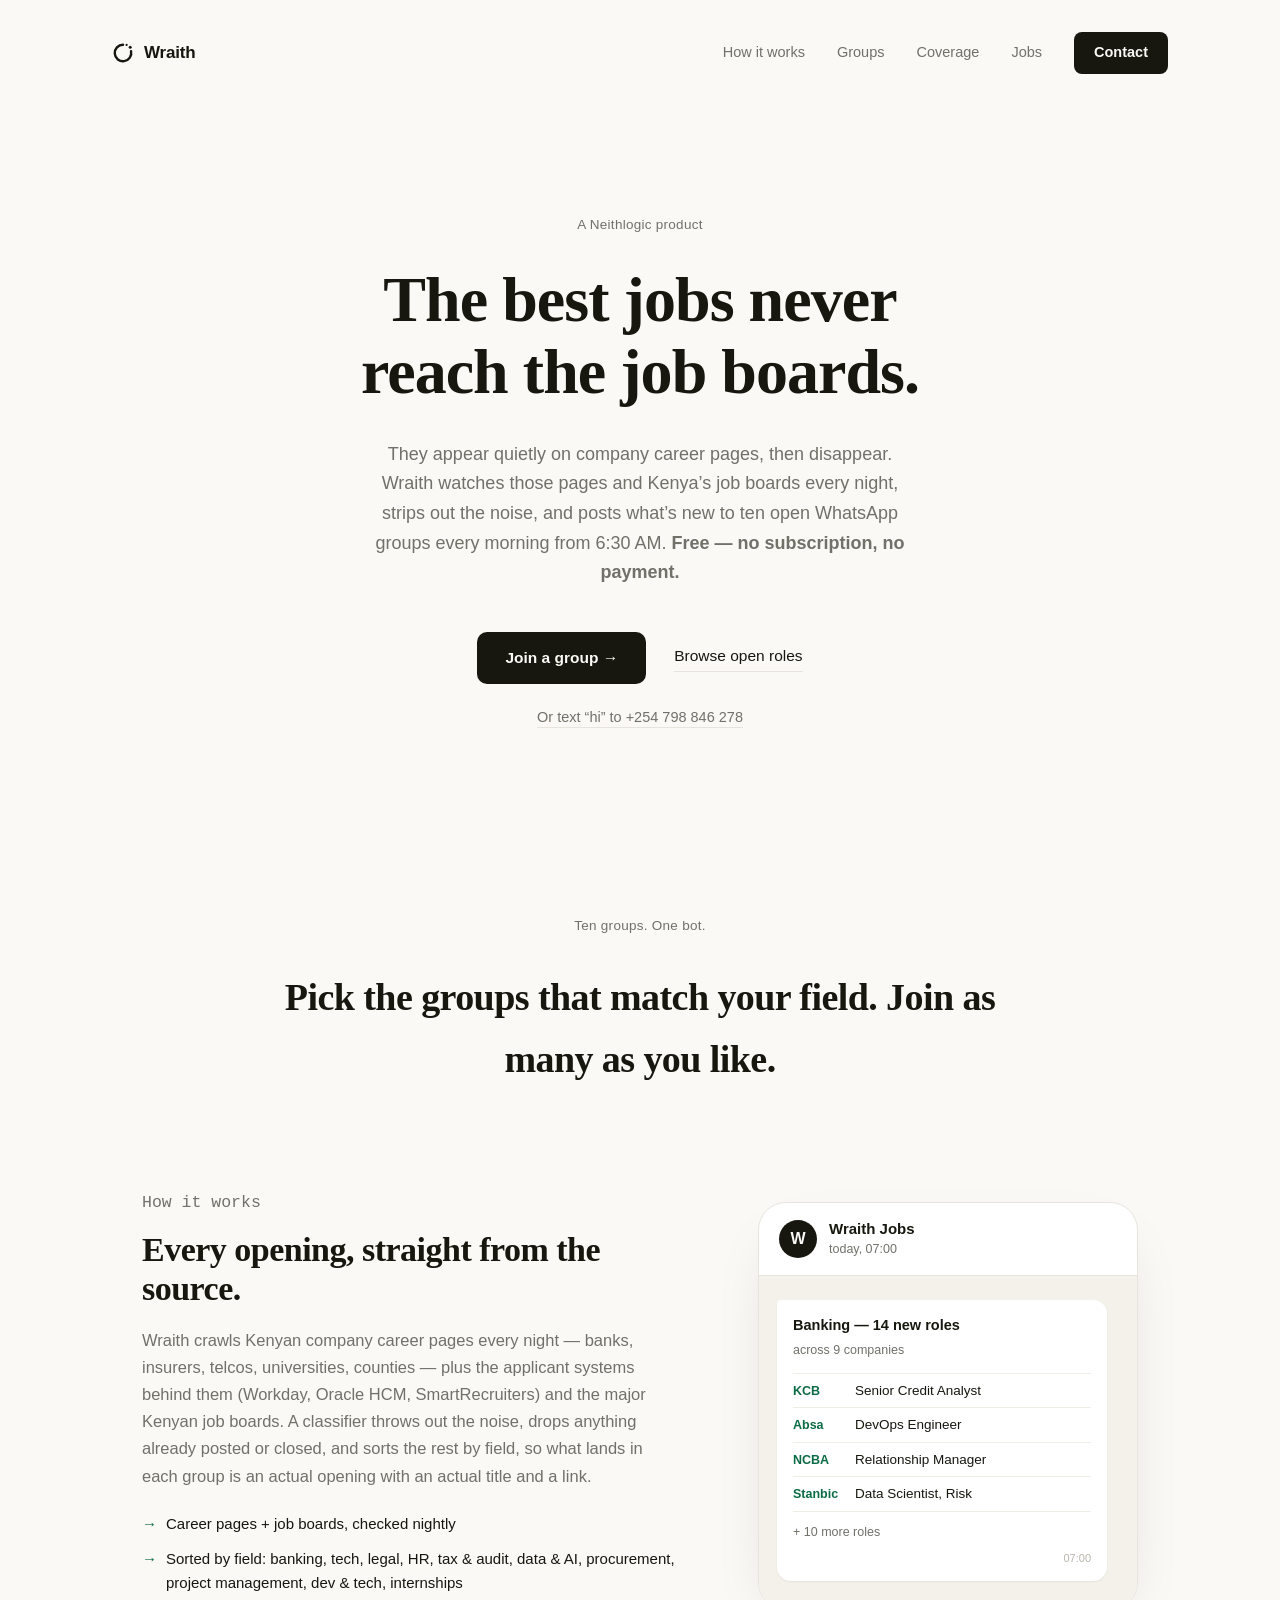
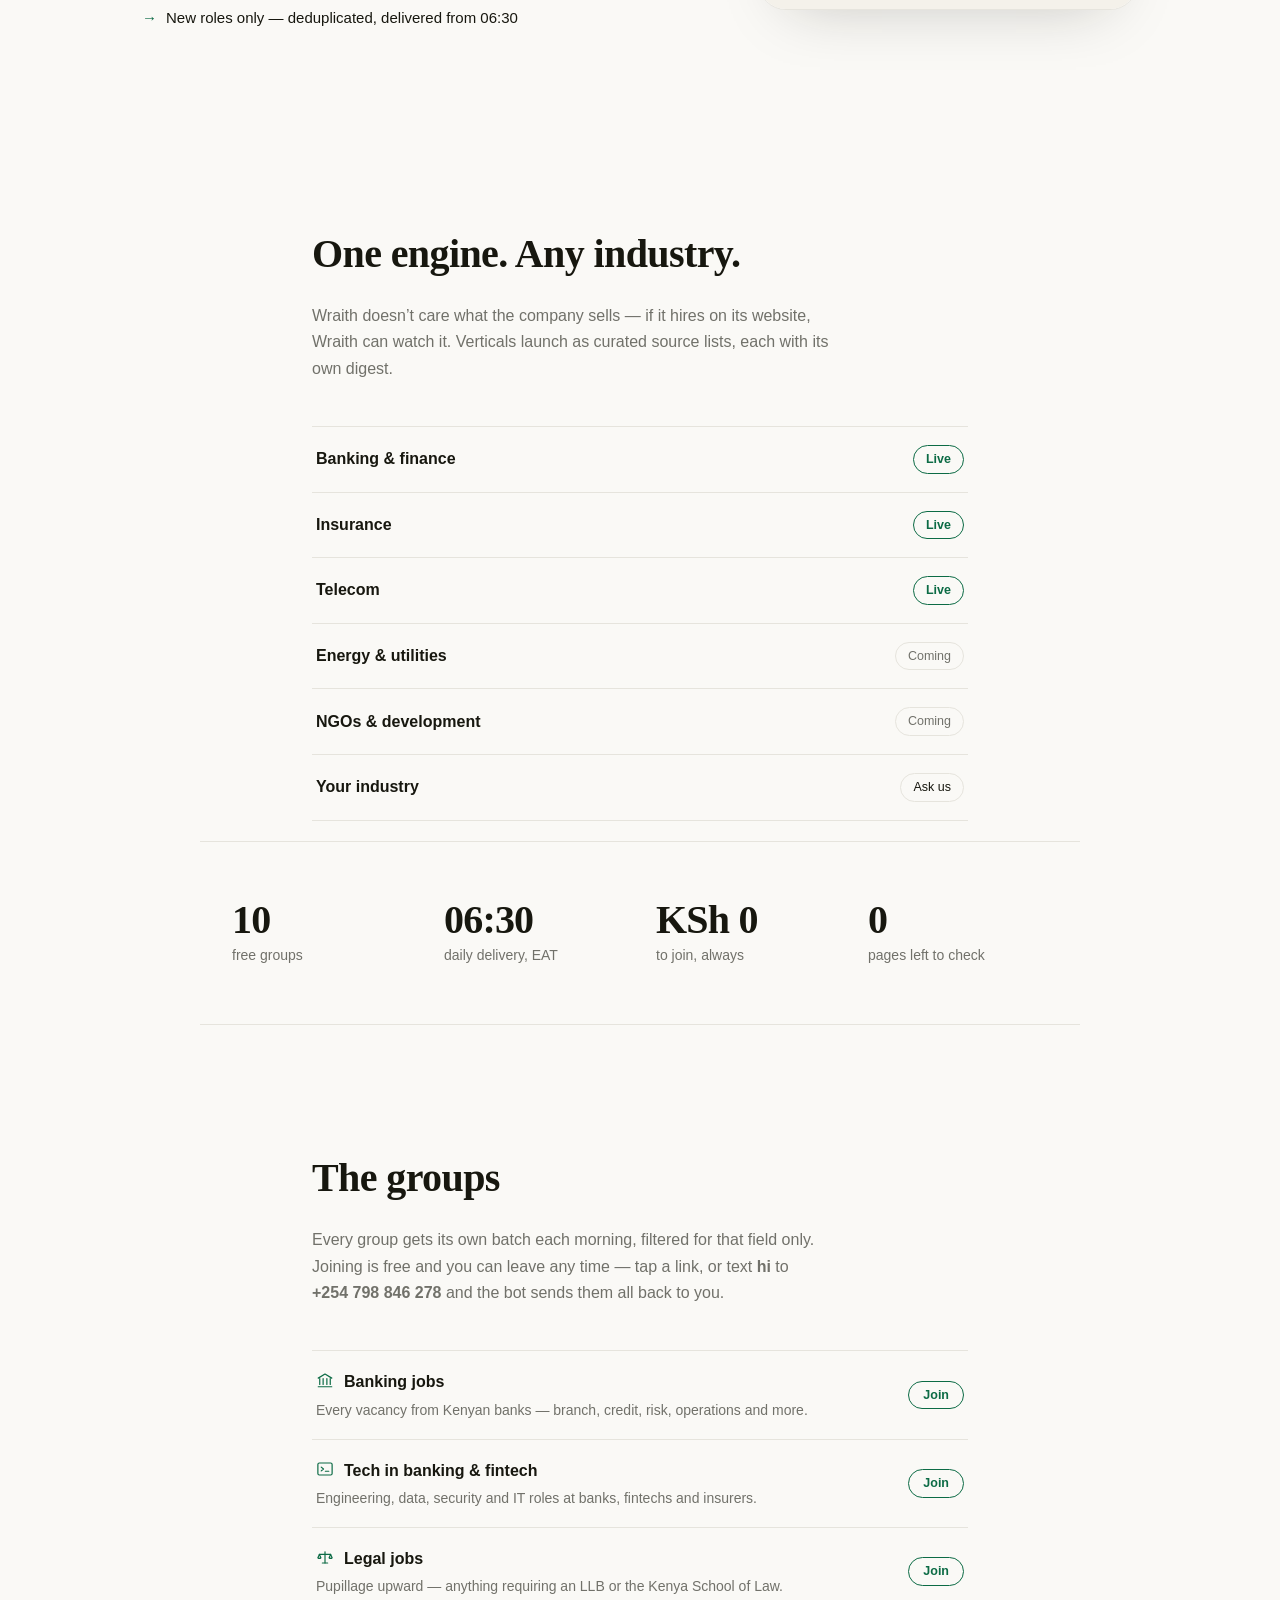
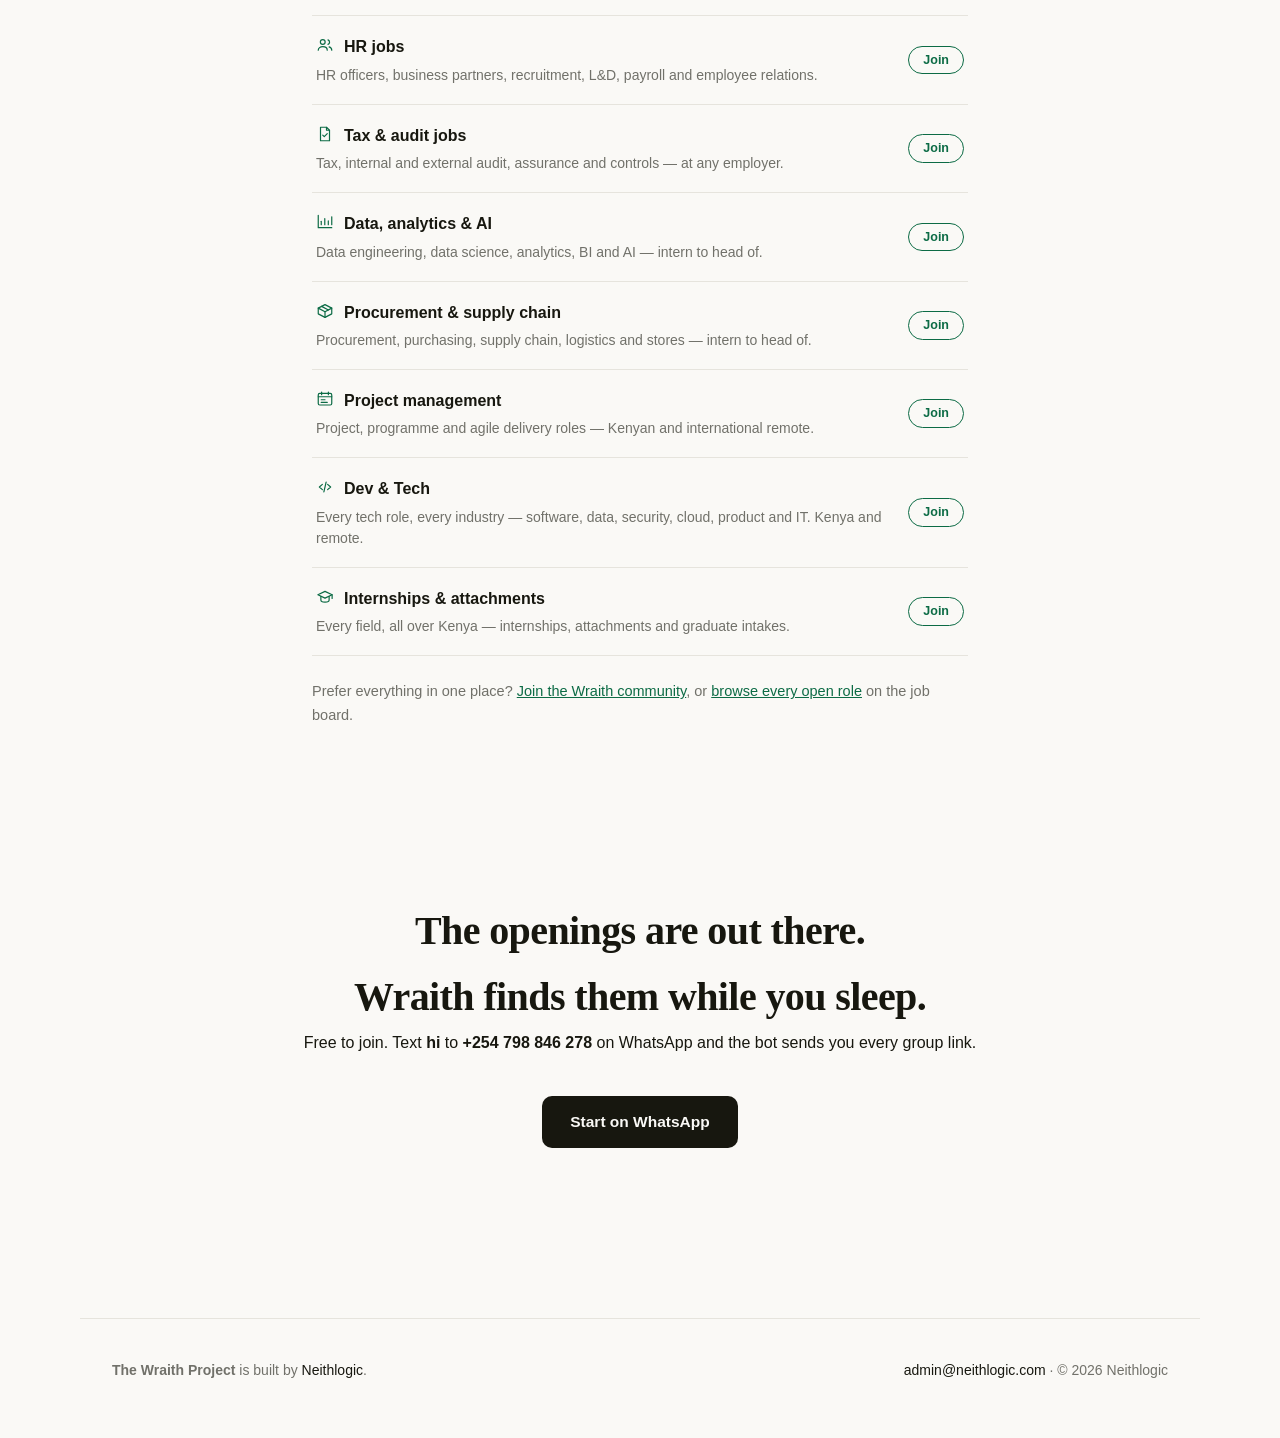
<file: index.html>
<!DOCTYPE html>
<html lang="en">
<head>
  <meta charset="UTF-8" />
  <meta name="viewport" content="width=device-width, initial-scale=1.0" />
  <title>The Wraith Project — Free Kenyan Job Alerts on WhatsApp</title>
  <meta name="description" content="Free WhatsApp job alerts for Kenya. Wraith scans company career pages and job boards every night and posts what is new to ten open groups — banking, tech in finance, legal, HR, tax &amp; audit, data &amp; AI, procurement, project management, all-industry tech, and internships — every morning from 6:30 AM. No subscription, no payment." />
  <link rel="canonical" href="https://wraith.neithlogic.com/" />
  <meta name="robots" content="index, follow, max-image-preview:large" />
  <meta name="theme-color" content="#faf9f6" />

  <!-- Open Graph -->
  <meta property="og:type" content="website" />
  <meta property="og:url" content="https://wraith.neithlogic.com/" />
  <meta property="og:site_name" content="The Wraith Project" />
  <meta property="og:title" content="The Wraith Project — Free Kenyan job alerts on WhatsApp" />
  <meta property="og:description" content="Six free WhatsApp groups — banking, tech in finance, legal, HR, tax &amp; audit, data &amp; AI, procurement, project management, dev &amp; tech, internships. Fresh openings every morning from 6:30 AM. Free to join." />
  <meta property="og:image" content="https://wraith.neithlogic.com/og.png" />
  <meta property="og:image:width" content="1200" />
  <meta property="og:image:height" content="630" />
  <meta property="og:locale" content="en_KE" />

  <!-- Twitter -->
  <meta name="twitter:card" content="summary_large_image" />
  <meta name="twitter:title" content="The Wraith Project — Jobs, straight from the source" />
  <meta name="twitter:description" content="Free Kenyan job alerts on WhatsApp — ten open groups, fresh openings every morning from 6:30 AM." />
  <meta name="twitter:image" content="https://wraith.neithlogic.com/og.png" />

  <link rel="icon" type="image/svg+xml" href="/favicon.svg" />

  <script type="application/ld+json">
{
  "@context": "https://schema.org",
  "@graph": [
    {
      "@type": "Organization",
      "@id": "https://www.neithlogic.com/#org",
      "name": "Neithlogic Solutions",
      "url": "https://www.neithlogic.com/",
      "email": "admin@neithlogic.com",
      "telephone": "+254798846278",
      "logo": "https://wraith.neithlogic.com/logo.svg",
      "address": {
        "@type": "PostalAddress",
        "addressLocality": "Nairobi",
        "addressCountry": "KE"
      }
    },
    {
      "@type": "WebSite",
      "@id": "https://wraith.neithlogic.com/#site",
      "url": "https://wraith.neithlogic.com/",
      "name": "The Wraith Project",
      "inLanguage": "en-KE",
      "publisher": {
        "@id": "https://www.neithlogic.com/#org"
      }
    },
    {
      "@type": "SoftwareApplication",
      "@id": "https://wraith.neithlogic.com/#app",
      "name": "The Wraith Project",
      "applicationCategory": "BusinessApplication",
      "applicationSubCategory": "Job search",
      "operatingSystem": "WhatsApp",
      "url": "https://wraith.neithlogic.com/",
      "provider": {
        "@id": "https://www.neithlogic.com/#org"
      },
      "description": "Automated job-listing intelligence. Wraith scans Kenyan company career pages and job boards every night and posts new openings to free WhatsApp groups every morning from 6:30 AM EAT.",
      "areaServed": {
        "@type": "Country",
        "name": "Kenya"
      },
      "offers": {
        "@type": "Offer",
        "price": "0",
        "priceCurrency": "KES",
        "availability": "https://schema.org/InStock",
        "description": "Free. Join any of the WhatsApp groups — no subscription and no payment."
      }
    },
    {
      "@type": "FAQPage",
      "@id": "https://wraith.neithlogic.com/#faq",
      "mainEntity": [
        {
          "@type": "Question",
          "name": "How do I find jobs in Kenya before they hit the job boards?",
          "acceptedAnswer": {
            "@type": "Answer",
            "text": "Most Kenyan employers post openings on their own career pages first, and many never syndicate them to job boards at all. The Wraith Project scans those career pages and the major Kenyan job boards every night and posts anything new to its WhatsApp groups every morning from 6:30 AM EAT."
          }
        },
        {
          "@type": "Question",
          "name": "How much does The Wraith Project cost?",
          "acceptedAnswer": {
            "@type": "Answer",
            "text": "Nothing. Wraith is free. There is no subscription, no trial fee and no payment of any kind — you simply join the WhatsApp groups you are interested in."
          }
        },
        {
          "@type": "Question",
          "name": "How do I join?",
          "acceptedAnswer": {
            "@type": "Answer",
            "text": "Message hi to +254 798 846 278 on WhatsApp and the bot replies with links to every group, or tap a group link on wraith.neithlogic.com. There is no app to install and no account to create."
          }
        },
        {
          "@type": "Question",
          "name": "Which groups are there?",
          "acceptedAnswer": {
            "@type": "Answer",
            "text": "Ten: banking jobs, tech roles in banking and fintech, legal jobs needing an LLB or Kenya School of Law, HR roles at every level, tax and audit roles, data and AI roles, procurement and supply chain roles, project management, all-industry tech, and internships and attachments across every field."
          }
        },
        {
          "@type": "Question",
          "name": "How often are new jobs posted?",
          "acceptedAnswer": {
            "@type": "Answer",
            "text": "Sources are re-checked every night and each group receives its batch every morning from 6:30 AM East Africa Time. Listings already posted are never repeated, so each message contains only genuinely new openings."
          }
        }
      ]
    },
    {
      "@type": "WebPage",
      "@id": "https://wraith.neithlogic.com/#webpage",
      "url": "https://wraith.neithlogic.com/",
      "name": "The Wraith Project - Free Kenyan Job Alerts on WhatsApp",
      "isPartOf": {
        "@id": "https://wraith.neithlogic.com/#site"
      },
      "about": {
        "@id": "https://wraith.neithlogic.com/#app"
      },
      "primaryImageOfPage": "https://wraith.neithlogic.com/og.png",
      "inLanguage": "en-KE"
    }
  ]
}
  </script>
  <link rel="stylesheet" href="/styles.css" />
<!-- Umami analytics (self-hosted) -->
<script defer src="https://monitoring.neithlogic.com/script.js"
   data-website-id="452ff174-98c8-4bff-9b89-3baced496f91"></script>
</head>
<body>

  <header class="nav">
    <a class="brand" href="/">
      <svg class="mark" viewBox="0 0 64 64" fill="none" aria-hidden="true">
        <path d="M 32 8 A 24 24 0 1 0 55.4 26.6" stroke="currentColor" stroke-width="7" stroke-linecap="round"/>
        <circle cx="53" cy="15.5" r="4.4" fill="currentColor"/>
        <circle cx="42.5" cy="8.6" r="3.2" fill="currentColor"/>
      </svg>
      Wraith
    </a>
    <nav>
      <a href="#jobs">How it works</a>
      <a href="#groups">Groups</a>
      <a class="nav-hide-sm" href="#industries">Coverage</a>
      <a href="/jobs">Jobs</a>
      <a class="nav-cta" href="mailto:admin@neithlogic.com">Contact</a>
    </nav>
  </header>

  <main>

    <section class="hero">
      <p class="eyebrow">A Neithlogic product</p>
      <h1>The best jobs never<br />reach the job boards.</h1>
      <p class="lede">
        They appear quietly on company career pages, then disappear. Wraith
        watches those pages and Kenya&rsquo;s job boards every night, strips out
        the noise, and posts what&rsquo;s new to ten open WhatsApp groups every
        morning from 6:30&nbsp;AM. <strong>Free — no subscription, no payment.</strong>
      </p>
      <div class="actions">
        <a class="btn" href="#groups">Join a group &rarr;</a>
        <a class="link-btn" href="/jobs">Browse open roles</a>
        </div>
      <p class="hero-alt"><a class="link-btn" href="https://wa.me/254798846278?text=hi">Or text &ldquo;hi&rdquo; to +254&nbsp;798&nbsp;846&nbsp;278</a></p>
    </section>

    <section class="split-intro">
      <p class="eyebrow">Ten groups. One bot.</p>
      <h2>Pick the groups that match your field. Join as many as you like.</h2>
    </section>

    <!-- ── JOBS ── -->
    <section class="feed" id="jobs">
      <div class="feed-text">
        <p class="feed-tag">How it works</p>
        <h2>Every opening, straight from the source.</h2>
        <p>
          Wraith crawls Kenyan company career pages every night — banks,
          insurers, telcos, universities, counties — plus the applicant systems
          behind them (Workday, Oracle HCM, SmartRecruiters) and the major
          Kenyan job boards. A classifier throws out the noise, drops anything
          already posted or closed, and sorts the rest by field, so what lands
          in each group is an actual opening with an actual title and a link.
        </p>
        <ul class="feed-points">
          <li>Career pages + job boards, checked nightly</li>
          <li>Sorted by field: banking, tech, legal, HR, tax &amp; audit, data &amp; AI, procurement, project management, dev &amp; tech, internships</li>
          <li>New roles only — deduplicated, delivered from 06:30</li>
        </ul>
      </div>
      <div class="feed-visual">
        <div class="phone">
          <div class="phone-head">
            <div class="phone-avatar" aria-hidden="true">W</div>
            <div>
              <div class="phone-name">Wraith Jobs</div>
              <div class="phone-status">today, 07:00</div>
            </div>
          </div>
          <div class="phone-body">
            <div class="bubble">
              <p class="bubble-title">Banking — 14 new roles</p>
              <p class="bubble-meta">across 9 companies</p>
              <div class="bubble-job"><span>KCB</span>Senior Credit Analyst</div>
              <div class="bubble-job"><span>Absa</span>DevOps Engineer</div>
              <div class="bubble-job"><span>NCBA</span>Relationship Manager</div>
              <div class="bubble-job"><span>Stanbic</span>Data Scientist, Risk</div>
              <div class="bubble-more">+ 10 more roles</div>
              <p class="bubble-time">07:00</p>
            </div>
          </div>
        </div>
      </div>
    </section>


    <section class="industries" id="industries">
      <h2>One engine. Any industry.</h2>
      <p class="industries-lede">
        Wraith doesn&rsquo;t care what the company sells — if it hires on its
        website, Wraith can watch it. Verticals launch as curated source
        lists, each with its own digest.
      </p>
      <ul class="industry-list" id="industry-list">
        <li><span class="industry-name">Banking &amp; finance</span><span class="tag live">Live</span></li>
        <li><span class="industry-name">Insurance</span><span class="tag live">Live</span></li>
        <li><span class="industry-name">Telecom</span><span class="tag live">Live</span></li>
        <li><span class="industry-name">Energy &amp; utilities</span><span class="tag">Coming</span></li>
        <li><span class="industry-name">NGOs &amp; development</span><span class="tag">Coming</span></li>
        <li><span class="industry-name">Your industry</span><span class="tag ask"><a href="mailto:admin@neithlogic.com">Ask us</a></span></li>
      </ul>
    </section>

    <section class="figures" aria-label="Key numbers">
      <div class="figure"><strong>10</strong><span>free groups</span></div>
      <div class="figure"><strong>06:30</strong><span>daily delivery, EAT</span></div>
      <div class="figure"><strong>KSh 0</strong><span>to join, always</span></div>
      <div class="figure"><strong>0</strong><span>pages left to check</span></div>
    </section>

    <section class="groups" id="groups">
      <h2>The groups</h2>
      <p class="groups-lede">
        Every group gets its own batch each morning, filtered for that field
        only. Joining is free and you can leave any time &mdash; tap a link, or
        text <strong>hi</strong> to <strong>+254&nbsp;798&nbsp;846&nbsp;278</strong>
        and the bot sends them all back to you.
      </p>
      <ul class="group-list">
        <li>
          <div class="group-copy"><span class="group-name"><svg class="group-icon" viewBox="0 0 24 24" fill="none" stroke="currentColor" stroke-width="1.6" stroke-linecap="round" stroke-linejoin="round" aria-hidden="true"><path d="M3 9.5 12 4l9 5.5"/><path d="M5 10v8M9.5 10v8M14.5 10v8M19 10v8"/><path d="M3 21h18"/></svg>Banking jobs</span>
            <span class="group-blurb">Every vacancy from Kenyan banks &mdash; branch, credit, risk, operations and more.</span></div>
          <a class="group-join" href="https://chat.whatsapp.com/JCXPw1Eysvj1LNmVIdcaR7">Join</a>
        </li>
        <li>
          <div class="group-copy"><span class="group-name"><svg class="group-icon" viewBox="0 0 24 24" fill="none" stroke="currentColor" stroke-width="1.6" stroke-linecap="round" stroke-linejoin="round" aria-hidden="true"><rect x="2.5" y="4" width="19" height="16" rx="2"/><path d="M7 9.5 10 12l-3 2.5"/><path d="M12.5 15h4.5"/></svg>Tech in banking &amp; fintech</span>
            <span class="group-blurb">Engineering, data, security and IT roles at banks, fintechs and insurers.</span></div>
          <a class="group-join" href="https://chat.whatsapp.com/FkRhAEGQLl66rvpTcr0UNJ">Join</a>
        </li>
        <li>
          <div class="group-copy"><span class="group-name"><svg class="group-icon" viewBox="0 0 24 24" fill="none" stroke="currentColor" stroke-width="1.6" stroke-linecap="round" stroke-linejoin="round" aria-hidden="true"><path d="M12 5v15"/><path d="M8.5 20h7"/><path d="M4.5 8.5h15"/><path d="M4.5 8.5 2.5 13a2.6 2.6 0 0 0 4 0Z"/><path d="M19.5 8.5 17.5 13a2.6 2.6 0 0 0 4 0Z"/></svg>Legal jobs</span>
            <span class="group-blurb">Pupillage upward &mdash; anything requiring an LLB or the Kenya School of Law.</span></div>
          <a class="group-join" href="https://chat.whatsapp.com/KYMTzCgf81EH0MYXQ3mpxo">Join</a>
        </li>
        <li>
          <div class="group-copy"><span class="group-name"><svg class="group-icon" viewBox="0 0 24 24" fill="none" stroke="currentColor" stroke-width="1.6" stroke-linecap="round" stroke-linejoin="round" aria-hidden="true"><circle cx="9" cy="8" r="3.2"/><path d="M3 19c0-3 2.7-4.8 6-4.8s6 1.8 6 4.8"/><path d="M16 5.2a3.2 3.2 0 0 1 0 6"/><path d="M17.5 14.6c2.1.6 3.5 2.1 3.5 4.4"/></svg>HR jobs</span>
            <span class="group-blurb">HR officers, business partners, recruitment, L&amp;D, payroll and employee relations.</span></div>
          <a class="group-join" href="https://chat.whatsapp.com/CotAWnwo5xDFYhttKumEoF">Join</a>
        </li>
        <li>
          <div class="group-copy"><span class="group-name"><svg class="group-icon" viewBox="0 0 24 24" fill="none" stroke="currentColor" stroke-width="1.6" stroke-linecap="round" stroke-linejoin="round" aria-hidden="true"><path d="M6 3h8l4 4v14H6Z"/><path d="M14 3v4h4"/><path d="M9 13.5l2 2 4-4"/></svg>Tax &amp; audit jobs</span>
            <span class="group-blurb">Tax, internal and external audit, assurance and controls &mdash; at any employer.</span></div>
          <a class="group-join" href="https://chat.whatsapp.com/Leulhe7Ps3W5ejlFZdDIjM">Join</a>
        </li>
        <li>
          <div class="group-copy"><span class="group-name"><svg class="group-icon" viewBox="0 0 24 24" fill="none" stroke="currentColor" stroke-width="1.6" stroke-linecap="round" stroke-linejoin="round" aria-hidden="true"><path d="M3 3v16.5h18"/><path d="M7 15.5V11"/><path d="M11.7 15.5V7.5"/><path d="M16.4 15.5v-5"/><path d="M21 15.5V5"/></svg>Data, analytics &amp; AI</span>
            <span class="group-blurb">Data engineering, data science, analytics, BI and AI &mdash; intern to head of.</span></div>
          <a class="group-join" href="https://chat.whatsapp.com/KRpjICBbJ3yFKGgKf5gsSl">Join</a>
        </li>
        <li>
          <div class="group-copy"><span class="group-name"><svg class="group-icon" viewBox="0 0 24 24" fill="none" stroke="currentColor" stroke-width="1.6" stroke-linecap="round" stroke-linejoin="round" aria-hidden="true"><path d="M3 8.2 12 3.5l9 4.7v7.6L12 20.5 3 15.8Z"/><path d="M3 8.2 12 13l9-4.8"/><path d="M12 13v7.5"/><path d="M7.5 5.8 16.5 10.6"/></svg>Procurement &amp; supply chain</span>
            <span class="group-blurb">Procurement, purchasing, supply chain, logistics and stores &mdash; intern to head of.</span></div>
          <a class="group-join" href="https://chat.whatsapp.com/FjrbMOjfEISDGaSh2J8L5O">Join</a>
        </li>
        <li>
          <div class="group-copy"><span class="group-name"><svg class="group-icon" viewBox="0 0 24 24" fill="none" stroke="currentColor" stroke-width="1.6" stroke-linecap="round" stroke-linejoin="round" aria-hidden="true"><rect x="3" y="4.5" width="18" height="15.5" rx="2"/><path d="M3 9h18"/><path d="M7 13h5"/><path d="M7 16.5h8"/><path d="M7.5 2.8v3.4M16.5 2.8v3.4"/></svg>Project management</span>
            <span class="group-blurb">Project, programme and agile delivery roles &mdash; Kenyan and international remote.</span></div>
          <a class="group-join" href="https://chat.whatsapp.com/HphDDssPimOAbxHXLVQ6fz">Join</a>
        </li>
        <li>
          <div class="group-copy"><span class="group-name"><svg class="group-icon" viewBox="0 0 24 24" fill="none" stroke="currentColor" stroke-width="1.6" stroke-linecap="round" stroke-linejoin="round" aria-hidden="true"><path d="M8.5 8.5 4.5 12l4 3.5"/><path d="M15.5 8.5 19.5 12l-4 3.5"/><path d="M13.5 5.5l-3 13"/></svg>Dev &amp; Tech</span>
            <span class="group-blurb">Every tech role, every industry &mdash; software, data, security, cloud, product and IT. Kenya and remote.</span></div>
          <a class="group-join" href="https://chat.whatsapp.com/Ho1naczxXNe5rLxibbN92M">Join</a>
        </li>
        <li>
          <div class="group-copy"><span class="group-name"><svg class="group-icon" viewBox="0 0 24 24" fill="none" stroke="currentColor" stroke-width="1.6" stroke-linecap="round" stroke-linejoin="round" aria-hidden="true"><path d="M2.5 9 12 4.5 21.5 9 12 13.5Z"/><path d="M6.5 11.2V16c0 1.4 2.5 2.8 5.5 2.8s5.5-1.4 5.5-2.8v-4.8"/><path d="M21.5 9v5"/></svg>Internships &amp; attachments</span>
            <span class="group-blurb">Every field, all over Kenya &mdash; internships, attachments and graduate intakes.</span></div>
          <a class="group-join" href="https://chat.whatsapp.com/BZnM16xUdUz6MJGYGKtIjC">Join</a>
        </li>
      </ul>
      <p class="groups-foot">
        Prefer everything in one place?
        <a href="https://chat.whatsapp.com/EzsblqPjhquJ8LqHW8sOle">Join the Wraith community</a>,
        or <a href="/jobs">browse every open role</a> on the job board.
      </p>
    </section>

    <section class="closer">
      <h2>The openings are out there.<br />Wraith finds them while you sleep.</h2>
      <p>Free to join. Text <strong>hi</strong> to <strong>+254&nbsp;798&nbsp;846&nbsp;278</strong> on WhatsApp and the bot sends you every group link.</p>
      <a class="btn" href="https://wa.me/254798846278?text=hi">Start on WhatsApp</a>
    </section>

  </main>

  <footer>
    <p><strong>The Wraith Project</strong> is built by <a href="https://neithlogic.com">Neithlogic</a>.</p>
    <p><a href="mailto:admin@neithlogic.com">admin@neithlogic.com</a> · © 2026 Neithlogic</p>
  </footer>

</body>
</html>
</file>
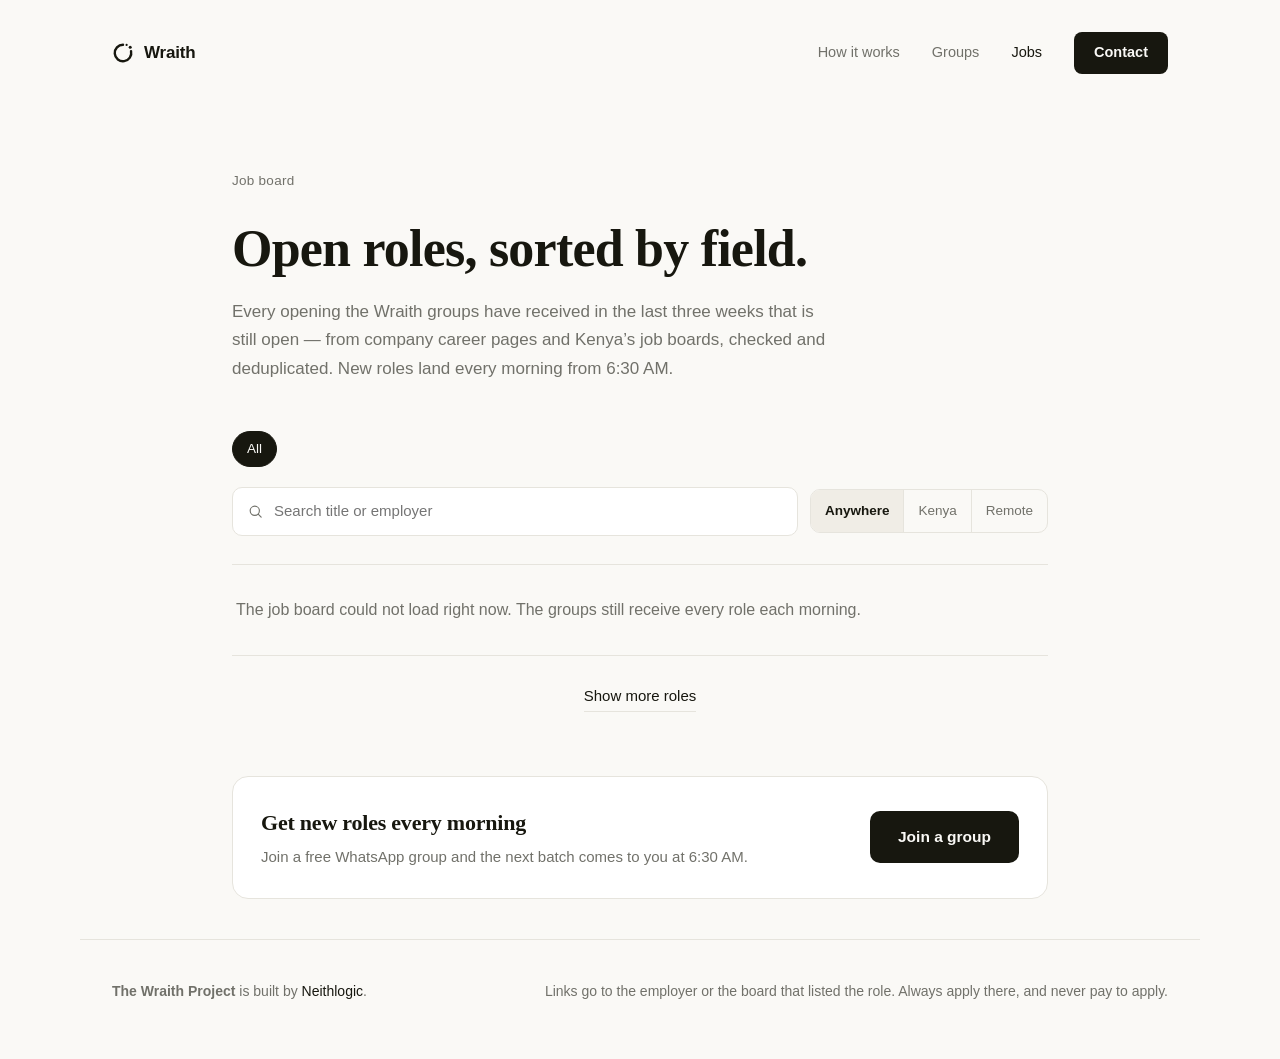
<file: jobs.html>
<!DOCTYPE html>
<html lang="en">
<head>
  <meta charset="UTF-8" />
  <meta name="viewport" content="width=device-width, initial-scale=1.0" />
  <title>Open roles in Kenya — The Wraith Project job board</title>
  <meta name="description" content="Every open role Wraith has posted to its free WhatsApp groups in the last three weeks — banking, fintech, legal, HR, tax &amp; audit, data &amp; AI, procurement, project management, tech and internships. Updated every morning." />
  <link rel="canonical" href="https://wraith.neithlogic.com/jobs" />
  <meta name="robots" content="index, follow" />
  <meta name="theme-color" content="#faf9f6" />
  <meta property="og:type" content="website" />
  <meta property="og:url" content="https://wraith.neithlogic.com/jobs" />
  <meta property="og:site_name" content="The Wraith Project" />
  <meta property="og:title" content="Open roles in Kenya — Wraith job board" />
  <meta property="og:description" content="Open roles from Kenyan career pages and job boards, sorted by field. Updated every morning." />
  <meta property="og:image" content="https://wraith.neithlogic.com/og.png" />
  <meta name="twitter:card" content="summary_large_image" />
  <link rel="icon" type="image/svg+xml" href="/favicon.svg" />
  <link rel="stylesheet" href="/styles.css" />
  <script defer src="/jobs.js"></script>
</head>
<body>

  <header class="nav">
    <a class="brand" href="/">
      <svg class="mark" viewBox="0 0 64 64" fill="none" aria-hidden="true">
        <path d="M 32 8 A 24 24 0 1 0 55.4 26.6" stroke="currentColor" stroke-width="7" stroke-linecap="round"/>
        <circle cx="53" cy="15.5" r="4.4" fill="currentColor"/>
        <circle cx="42.5" cy="8.6" r="3.2" fill="currentColor"/>
      </svg>
      Wraith
    </a>
    <nav>
      <a href="/#jobs">How it works</a>
      <a href="/#groups">Groups</a>
      <a href="/jobs" aria-current="page">Jobs</a>
      <a class="nav-cta" href="mailto:admin@neithlogic.com">Contact</a>
    </nav>
  </header>

  <main>
    <section class="board">
      <p class="eyebrow">Job board</p>
      <h1>Open roles, sorted by field.</h1>
      <p class="board-lede">
        Every opening the Wraith groups have received in the last three weeks
        that is still open &mdash; from company career pages and Kenya&rsquo;s job
        boards, checked and deduplicated. New roles land every morning from
        6:30&nbsp;AM.
      </p>

      <div class="field-tabs" id="field-tabs" role="group" aria-label="Filter by field">
        <button type="button" class="field-tab" aria-pressed="true" data-field="all">All</button>
      </div>

      <div class="board-filters">
        <label class="board-search">
          <svg viewBox="0 0 24 24" fill="none" stroke="currentColor" stroke-width="1.6" stroke-linecap="round" aria-hidden="true"><circle cx="11" cy="11" r="6.5"/><path d="m20 20-4.2-4.2"/></svg>
          <span class="visually-hidden">Search roles</span>
          <input id="board-q" type="search" placeholder="Search title or employer" autocomplete="off" />
        </label>
        <div class="segmented" role="group" aria-label="Location">
          <button type="button" aria-pressed="true" data-region="all">Anywhere</button>
          <button type="button" aria-pressed="false" data-region="kenya">Kenya</button>
          <button type="button" aria-pressed="false" data-region="international">Remote</button>
        </div>
      </div>

      <p class="board-count" id="board-count" aria-live="polite">Loading open roles&hellip;</p>

      <ul class="job-list" id="job-list">
        <li class="job-row skeleton" aria-hidden="true"></li>
        <li class="job-row skeleton" aria-hidden="true"></li>
        <li class="job-row skeleton" aria-hidden="true"></li>
        <li class="job-row skeleton" aria-hidden="true"></li>
      </ul>

      <button type="button" class="link-btn board-more" id="board-more" hidden>Show more roles</button>

      <aside class="board-cta" id="board-cta">
        <div>
          <p class="board-cta-title" id="board-cta-title">Get new roles every morning</p>
          <p class="board-cta-text" id="board-cta-text">Join a free WhatsApp group and the next batch comes to you at 6:30&nbsp;AM.</p>
        </div>
        <a class="btn" id="board-cta-link" href="/#groups">Join a group</a>
      </aside>
    </section>
  </main>

  <footer>
    <p><strong>The Wraith Project</strong> is built by <a href="https://neithlogic.com">Neithlogic</a>.</p>
    <p>Links go to the employer or the board that listed the role. Always apply there, and never pay to apply.</p>
  </footer>

</body>
</html>
</file>
<file: styles.css>
/* Wraith — light, editorial, generous whitespace */

:root {
  --paper: #faf9f6;
  --ink: #17170f;
  --muted: #71716a;
  --line: #e6e4dd;
  --green: #0c6b45;
  --serif: "Source Serif 4", Georgia, "Times New Roman", serif;
  --sans: -apple-system, BlinkMacSystemFont, "Segoe UI", "Inter", sans-serif;
  --mono: ui-monospace, "SF Mono", Menlo, monospace;
}

* { box-sizing: border-box; margin: 0; padding: 0; }

html { scroll-behavior: smooth; }

body {
  background: var(--paper);
  color: var(--ink);
  font-family: var(--sans);
  line-height: 1.65;
  font-size: 16px;
  -webkit-font-smoothing: antialiased;
  overflow-x: hidden;
}

/* ── nav ── */
.nav {
  max-width: 1120px;
  margin: 0 auto;
  padding: 32px 32px 0;
  display: flex;
  justify-content: space-between;
  align-items: center;
}
.brand {
  display: flex;
  align-items: center;
  gap: 10px;
  color: var(--ink);
  text-decoration: none;
  font-weight: 650;
  font-size: 17px;
  letter-spacing: -0.01em;
}
.mark { width: 22px; height: 22px; color: var(--ink); }
.nav nav { display: flex; gap: 32px; align-items: center; }
.nav nav a {
  color: var(--muted);
  text-decoration: none;
  font-size: 14.5px;
}
.nav nav a:hover { color: var(--ink); }
.nav-cta {
  color: var(--paper) !important;
  background: var(--ink);
  padding: 9px 20px;
  border-radius: 8px;
  font-weight: 550;
}
.nav-cta:hover { opacity: 0.85; }

/* ── hero ── */
.hero {
  max-width: 780px;
  margin: 0 auto;
  padding: 140px 32px 96px;
  text-align: center;
}
.eyebrow {
  font-size: 13.5px;
  color: var(--muted);
  letter-spacing: 0.02em;
  margin-bottom: 28px;
}
.hero h1 {
  font-family: var(--serif);
  font-weight: 550;
  font-size: clamp(38px, 6vw, 64px);
  line-height: 1.12;
  letter-spacing: -0.015em;
}
.lede {
  max-width: 560px;
  margin: 32px auto 0;
  color: var(--muted);
  font-size: 18px;
}
.actions {
  display: flex;
  gap: 28px;
  justify-content: center;
  align-items: center;
  margin-top: 44px;
}
.btn {
  display: inline-block;
  background: var(--ink);
  color: var(--paper);
  text-decoration: none;
  font-weight: 550;
  font-size: 15.5px;
  padding: 13px 28px;
  border-radius: 10px;
}
.btn:hover { opacity: 0.85; }
.link-btn {
  color: var(--ink);
  text-decoration: none;
  font-size: 15.5px;
  border-bottom: 1px solid var(--line);
  padding-bottom: 2px;
}
.link-btn:hover { border-color: var(--ink); }
.hero-alt { margin-top: 22px; font-size: 14.5px; }
.hero-alt .link-btn { font-size: 14.5px; color: var(--muted); }

/* ── phone mockup ── */
.phone-wrap {
  display: flex;
  justify-content: center;
  padding: 0 32px 40px;
}
.phone {
  width: 100%;
  max-width: 400px;
  border: 1px solid var(--line);
  border-radius: 28px;
  overflow: hidden;
  background: #fff;
  box-shadow: 0 24px 60px -32px rgba(23, 23, 15, 0.25);
}
.phone-head {
  display: flex;
  align-items: center;
  gap: 12px;
  padding: 16px 20px;
  border-bottom: 1px solid var(--line);
}
.phone-avatar {
  width: 38px;
  height: 38px;
  border-radius: 50%;
  background: var(--ink);
  color: var(--paper);
  display: flex;
  align-items: center;
  justify-content: center;
  font-weight: 650;
  font-size: 16px;
}
.phone-name { font-weight: 600; font-size: 15px; line-height: 1.3; }
.phone-status { color: var(--muted); font-size: 12.5px; }
.phone-body {
  padding: 24px 18px 28px;
  background: #f4f1ea;
}
.bubble {
  background: #fff;
  border-radius: 4px 14px 14px 14px;
  padding: 14px 16px;
  max-width: 330px;
  box-shadow: 0 1px 2px rgba(0,0,0,0.06);
}
.bubble-title { font-weight: 650; font-size: 14.5px; }
.bubble-meta {
  color: var(--muted);
  font-size: 12.5px;
  margin: 2px 0 12px;
}
.bubble-job {
  font-size: 13.5px;
  padding: 7px 0;
  border-top: 1px solid #f0ede6;
  line-height: 1.45;
}
.bubble-job span {
  display: inline-block;
  font-weight: 650;
  color: var(--green);
  min-width: 62px;
  font-size: 12.5px;
}
.bubble-more {
  color: var(--muted);
  font-size: 12.5px;
  padding-top: 10px;
  border-top: 1px solid #f0ede6;
}
.bubble-time {
  text-align: right;
  color: #b9b6ac;
  font-size: 11px;
  margin-top: 6px;
}

.phone-wrap { flex-direction: column; align-items: center; gap: 18px; }
.phone-caption {
  color: var(--muted);
  font-size: 13.5px;
}

/* ── industries ── */
.industries {
  max-width: 720px;
  margin: 0 auto;
  padding: 120px 32px 20px;
}
.industries h2 {
  font-family: var(--serif);
  font-weight: 550;
  font-size: clamp(30px, 4vw, 40px);
  letter-spacing: -0.015em;
}
.industries-lede {
  color: var(--muted);
  margin-top: 16px;
  max-width: 540px;
}
.industry-list {
  list-style: none;
  margin-top: 44px;
}
.industry-list li {
  display: flex;
  justify-content: space-between;
  align-items: center;
  gap: 16px;
  padding: 18px 4px;
  border-top: 1px solid var(--line);
}
.industry-list li:last-child { border-bottom: 1px solid var(--line); }
.industry-name { font-weight: 550; font-size: 16px; }
.tag {
  font-size: 12.5px;
  color: var(--muted);
  border: 1px solid var(--line);
  border-radius: 100px;
  padding: 3px 12px;
  white-space: nowrap;
}
.tag.live {
  color: var(--green);
  border-color: currentColor;
  font-weight: 550;
}
.tag.ask a { color: var(--ink); text-decoration: none; }
.tag.ask a:hover { text-decoration: underline; }

/* ── product specs ── */
.product {
  max-width: 880px;
  margin: 0 auto;
  padding: 120px 32px 40px;
}
.spec {
  display: grid;
  grid-template-columns: 120px 1fr;
  gap: 24px;
  padding: 56px 0;
  border-top: 1px solid var(--line);
}
.spec:first-child { border-top: none; }
.spec-num {
  font-family: var(--mono);
  font-size: 13px;
  color: var(--muted);
  padding-top: 10px;
}
.spec-body h2 {
  font-family: var(--serif);
  font-weight: 550;
  font-size: 28px;
  letter-spacing: -0.01em;
  margin-bottom: 14px;
}
.spec-body p {
  color: var(--muted);
  max-width: 560px;
  font-size: 16.5px;
}
@media (max-width: 640px) {
  .spec { grid-template-columns: 1fr; gap: 8px; padding: 40px 0; }
}

/* ── figures ── */
.figures {
  max-width: 880px;
  margin: 0 auto;
  padding: 56px 32px;
  display: grid;
  grid-template-columns: repeat(auto-fit, minmax(160px, 1fr));
  gap: 32px;
  border-top: 1px solid var(--line);
  border-bottom: 1px solid var(--line);
}
.figure strong {
  display: block;
  font-family: var(--serif);
  font-size: 40px;
  font-weight: 550;
  letter-spacing: -0.02em;
  line-height: 1.1;
}
.figure span { color: var(--muted); font-size: 14px; }

/* ── pricing ── */
.pricing {
  max-width: 720px;
  margin: 0 auto;
  padding: 130px 32px 40px;
}
.pricing h2, .closer h2 {
  font-family: var(--serif);
  font-weight: 550;
  font-size: clamp(30px, 4vw, 40px);
  letter-spacing: -0.015em;
}
.pricing-lede {
  color: var(--muted);
  margin-top: 16px;
  max-width: 520px;
}
.plans { margin-top: 48px; }
.plan-row {
  display: flex;
  justify-content: space-between;
  align-items: baseline;
  gap: 20px;
  padding: 22px 4px;
  border-top: 1px solid var(--line);
}
.plan-row:last-child { border-bottom: 1px solid var(--line); }
.plan-name { font-weight: 600; font-size: 16px; }
.plan-desc {
  color: var(--muted);
  font-size: 14px;
  flex: 1;
}
.plan-price {
  font-family: var(--serif);
  font-size: 22px;
  font-weight: 550;
  white-space: nowrap;
}
.plan-price small {
  font-family: var(--sans);
  font-size: 13px;
  color: var(--muted);
  font-weight: 400;
}
.plan-row.skeleton {
  min-height: 68px;
  background: linear-gradient(100deg, transparent 40%, #f0ede6 50%, transparent 60%);
  background-size: 200% 100%;
  animation: shimmer 1.4s infinite;
}
@keyframes shimmer {
  from { background-position: 200% 0; }
  to   { background-position: -200% 0; }
}
@media (prefers-reduced-motion: reduce) {
  .plan-row.skeleton { animation: none; }
}
.plans-error { color: var(--muted); font-size: 14.5px; margin-top: 24px; }
@media (max-width: 560px) {
  .plan-row { flex-wrap: wrap; }
  .plan-desc { flex-basis: 100%; order: 3; }
}

/* ── closer ── */
.closer {
  max-width: 780px;
  margin: 0 auto;
  padding: 150px 32px 170px;
  text-align: center;
}
.closer .btn { margin-top: 40px; }

/* ── footer ── */
footer {
  border-top: 1px solid var(--line);
  max-width: 1120px;
  margin: 0 auto;
  padding: 40px 32px 56px;
  display: flex;
  justify-content: space-between;
  flex-wrap: wrap;
  gap: 12px;
  color: var(--muted);
  font-size: 14px;
}
footer a { color: var(--ink); text-decoration: none; }
footer a:hover { text-decoration: underline; }

/* ── mobile ── */
@media (max-width: 720px) {
  .nav {
    flex-wrap: wrap;
    gap: 18px;
    padding: 22px 20px 0;
  }
  .nav nav {
    width: 100%;
    justify-content: space-between;
    gap: 12px;
  }
  .nav nav a { font-size: 14px; }
  .nav-cta { padding: 8px 16px; }

  .hero { padding: 72px 20px 56px; }
  .eyebrow { margin-bottom: 20px; }
  .lede { font-size: 16.5px; margin-top: 24px; }
  .actions {
    flex-direction: column;
    gap: 18px;
    margin-top: 34px;
  }
  .actions .btn {
    width: 100%;
    text-align: center;
    font-size: 15px;
    padding: 15px 16px;
  }

  .phone-wrap { padding: 0 20px 32px; }
  .phone { border-radius: 22px; }
  .phone-caption { font-size: 12.5px; text-align: center; padding: 0 8px; }

  .product { padding: 72px 20px 24px; }
  .spec { padding: 36px 0; }
  .spec-body h2 { font-size: 23px; }
  .spec-body p { font-size: 15.5px; }

  .industries { padding: 72px 20px 12px; }
  .industry-list li { flex-wrap: wrap; padding: 15px 2px; }
  .industry-name { font-size: 15px; }
  .tag { font-size: 11.5px; padding: 2px 10px; }

  .figures {
    grid-template-columns: repeat(2, 1fr);
    gap: 28px 16px;
    padding: 44px 20px;
  }
  .figure strong { font-size: 32px; }
  .figure span { font-size: 13px; }

  .pricing { padding: 80px 20px 24px; }
  .pricing-lede { font-size: 15px; }
  .plan-row { padding: 18px 2px; }
  .plan-price { font-size: 19px; }

  .closer { padding: 96px 20px 110px; }
  .closer p { font-size: 15px; padding: 0 4px; }
  .closer .btn {
    display: block;
    text-align: center;
    margin: 32px auto 0;
    max-width: 420px;
  }

  footer {
    flex-direction: column;
    align-items: center;
    text-align: center;
    gap: 8px;
    padding: 32px 20px 44px;
  }
}

@media (max-width: 380px) {
  .hero h1 { font-size: 33px; }
  .actions .btn { font-size: 14px; }
  .figures { grid-template-columns: 1fr; }
}

/* ── split product feeds (jobs / tenders) ── */
.split-intro {
  max-width: 780px;
  margin: 0 auto;
  padding: 90px 32px 20px;
  text-align: center;
}
.split-intro h2 {
  font-family: var(--serif);
  font-weight: 550;
  font-size: clamp(26px, 4vw, 38px);
  letter-spacing: -0.015em;
  margin-top: 12px;
}
.feed {
  max-width: 1060px;
  margin: 0 auto;
  padding: 60px 32px;
  display: grid;
  grid-template-columns: 1fr 380px;
  gap: 64px;
  align-items: center;
}
.feed-tag {
  font-family: var(--mono);
  font-size: 13px;
  color: var(--green);
  margin-bottom: 14px;
}
.feed-text h2 {
  font-family: var(--serif);
  font-weight: 550;
  font-size: clamp(26px, 3.5vw, 34px);
  letter-spacing: -0.015em;
  line-height: 1.15;
}
.feed-text > p {
  color: var(--muted);
  font-size: 16.5px;
  margin-top: 18px;
  max-width: 520px;
}
.feed-points {
  list-style: none;
  margin-top: 22px;
  padding: 0;
}
.feed-points li {
  position: relative;
  padding-left: 24px;
  margin: 10px 0;
  font-size: 15px;
}
.feed-points li::before {
  content: "→";
  position: absolute;
  left: 0;
  color: var(--green);
}
.feed-visual { display: flex; justify-content: center; }

/* tender bubble bits */
.bubble-tender-title { font-weight: 650; font-size: 13.5px; margin-top: 8px; line-height: 1.35; }
.bubble-tender-meta { color: var(--muted); font-size: 12.5px; margin-top: 2px; }
.bubble-rule { height: 1px; background: #f0ede6; margin: 12px 0; }

@media (max-width: 820px) {
  .feed { grid-template-columns: 1fr; gap: 36px; padding: 44px 20px; }
  /* on mobile, always show text first then phone */
  .feed-alt .feed-visual { order: 2; }
  .feed-alt .feed-text { order: 1; }
  .split-intro { padding: 64px 20px 8px; }
}

/* ── Groups ──────────────────────────────────────────────────────────────── */
/* Same container as .industries: the page has no global wrapper, each
   section owns its width and 32px gutters. */
.groups {
  max-width: 720px;
  margin: 0 auto;
  padding: 120px 32px 20px;
}
.groups h2 {
  font-family: var(--serif);
  font-weight: 550;
  font-size: clamp(30px, 4vw, 40px);
  letter-spacing: -0.015em;
}
.groups-lede {
  color: var(--muted);
  margin-top: 16px;
  max-width: 540px;
}
.group-list {
  list-style: none;
  margin-top: 44px;
}
.group-list li {
  display: flex;
  justify-content: space-between;
  align-items: center;
  gap: 20px;
  padding: 18px 4px;
  border-top: 1px solid var(--line);
}
.group-list li:last-child { border-bottom: 1px solid var(--line); }

.group-copy { display: flex; flex-direction: column; gap: 4px; min-width: 0; }
.group-name {
  display: flex;
  align-items: flex-start;   /* keeps the icon on the first line when the name wraps */
  gap: 10px;
  font-weight: 550;
  font-size: 16px;
}
.group-icon {
  width: 18px;
  height: 18px;
  flex: none;
  margin-top: 2px;           /* optical centring against the cap height */
  color: var(--green);
}
.group-blurb {
  color: var(--muted);
  font-size: 14px;
  line-height: 1.5;
}
.group-join {
  flex: none;
  font-size: 12.5px;
  font-weight: 550;
  color: var(--green);
  border: 1px solid currentColor;
  border-radius: 100px;
  padding: 3px 14px;
  white-space: nowrap;
  text-decoration: none;
}
.group-join:hover { background: var(--green); color: var(--paper); }
.groups-foot { margin-top: 24px; color: var(--muted); font-size: 14.5px; }
.groups-foot a { color: var(--green); }

@media (max-width: 560px) {
  .group-list li { align-items: flex-start; gap: 14px; }
  .group-blurb { font-size: 13.5px; }
}

/* ── Job board (/jobs) ───────────────────────────────────────────────────── */
/* Same vocabulary as the groups list: serif heading, hairline rows, pill
   tags, green for the one thing that matters. */
.nav nav a[aria-current="page"] { color: var(--ink); }

.board {
  max-width: 880px;
  margin: 0 auto;
  padding: 96px 32px 40px;
}
.board h1 {
  font-family: var(--serif);
  font-weight: 550;
  font-size: clamp(34px, 5vw, 52px);
  line-height: 1.12;
  letter-spacing: -0.015em;
}
.board-lede {
  color: var(--muted);
  margin-top: 20px;
  max-width: 600px;
  font-size: 17px;
}

.field-tabs {
  display: flex;
  flex-wrap: wrap;
  gap: 8px;
  margin-top: 48px;
}
.field-tab {
  font: inherit;
  font-size: 13.5px;
  color: var(--muted);
  background: transparent;
  border: 1px solid var(--line);
  border-radius: 100px;
  padding: 6px 14px;
  cursor: pointer;
  display: inline-flex;
  align-items: center;
  gap: 8px;
}
.field-tab:hover { color: var(--ink); border-color: var(--ink); }
.field-tab[aria-pressed="true"] { color: var(--paper); background: var(--ink); border-color: var(--ink); }
.field-count { font-family: var(--mono); font-size: 11.5px; opacity: 0.7; }

.board-filters {
  display: flex;
  gap: 12px;
  align-items: center;
  margin-top: 20px;
}
.board-search {
  flex: 1;
  display: flex;
  align-items: center;
  gap: 10px;
  border: 1px solid var(--line);
  border-radius: 10px;
  padding: 0 14px;
  background: #fff;
  color: var(--muted);
}
.board-search:focus-within { border-color: var(--ink); }
.board-search svg { width: 17px; height: 17px; flex: none; }
.board-search input {
  flex: 1;
  min-width: 0;
  border: 0;
  outline: 0;
  background: transparent;
  font: inherit;
  font-size: 15px;
  color: var(--ink);
  padding: 11px 0;
}
.segmented {
  display: inline-flex;
  border: 1px solid var(--line);
  border-radius: 10px;
  overflow: hidden;
  flex: none;
}
.segmented button {
  font: inherit;
  font-size: 13.5px;
  color: var(--muted);
  background: transparent;
  border: 0;
  border-left: 1px solid var(--line);
  padding: 10px 14px;
  cursor: pointer;
}
.segmented button:first-child { border-left: 0; }
.segmented button[aria-pressed="true"] { color: var(--ink); background: #f0ede6; font-weight: 550; }

.board-count {
  color: var(--muted);
  font-size: 14px;
  margin-top: 28px;
}

.job-list { list-style: none; margin-top: 12px; }
.job-row {
  display: flex;
  justify-content: space-between;
  align-items: flex-start;
  gap: 24px;
  padding: 18px 4px;
  border-top: 1px solid var(--line);
}
.job-row:last-child { border-bottom: 1px solid var(--line); }
.job-copy { display: flex; flex-direction: column; gap: 4px; min-width: 0; }
.job-title {
  font-weight: 550;
  font-size: 16px;
  color: var(--ink);
  text-decoration: none;
  overflow-wrap: anywhere;
}
a.job-title:hover { text-decoration: underline; text-underline-offset: 3px; }
.job-meta { color: var(--muted); font-size: 14px; overflow-wrap: anywhere; }
.job-tags { display: flex; flex-wrap: wrap; gap: 6px; margin-top: 4px; }
.job-tags .tag { font-size: 11.5px; padding: 1px 10px; }
.job-when {
  flex: none;
  display: flex;
  flex-direction: column;
  align-items: flex-end;
  gap: 2px;
  color: var(--muted);
  font-size: 12.5px;
  white-space: nowrap;
  padding-top: 2px;
}
.job-closes { color: var(--ink); font-weight: 550; }
.job-empty {
  color: var(--muted);
  padding: 32px 4px;
  border-top: 1px solid var(--line);
  border-bottom: 1px solid var(--line);
}
.job-row.skeleton {
  min-height: 78px;
  background: linear-gradient(100deg, transparent 40%, #f0ede6 50%, transparent 60%);
  background-size: 200% 100%;
  animation: shimmer 1.4s infinite;
}
@media (prefers-reduced-motion: reduce) { .job-row.skeleton { animation: none; } }

.board-more {
  display: block;
  margin: 28px auto 0;
  background: none;
  border-top: 0;
  border-left: 0;
  border-right: 0;
  font: inherit;
  font-size: 15px;
  cursor: pointer;
}

.board-cta {
  margin-top: 64px;
  padding: 28px 28px;
  border: 1px solid var(--line);
  border-radius: 16px;
  background: #fff;
  display: flex;
  align-items: center;
  justify-content: space-between;
  gap: 24px;
}
.board-cta-title { font-family: var(--serif); font-size: 22px; font-weight: 550; letter-spacing: -0.01em; }
.board-cta-text { color: var(--muted); font-size: 15px; margin-top: 4px; }
.board-cta .btn { flex: none; }

.visually-hidden {
  position: absolute !important;
  width: 1px; height: 1px;
  overflow: hidden;
  clip: rect(0 0 0 0);
  white-space: nowrap;
}

@media (max-width: 720px) {
  .board { padding: 56px 20px 24px; }
  .board-lede { font-size: 15.5px; }
  /* Tabs scroll sideways inside their own strip; the page never does. */
  .field-tabs {
    flex-wrap: nowrap;
    overflow-x: auto;
    margin: 36px -20px 0;
    padding: 0 20px 4px;
    scrollbar-width: none;
  }
  .field-tabs::-webkit-scrollbar { display: none; }
  .field-tab { flex: none; }
  .board-filters { flex-direction: column; align-items: stretch; }
  .segmented { display: flex; }
  .segmented button { flex: 1; }
  .job-row { flex-direction: column; gap: 8px; padding: 16px 2px; }
  .job-when { flex-direction: row; gap: 12px; align-items: baseline; }
  .board-cta { flex-direction: column; align-items: stretch; text-align: left; padding: 24px 20px; }
  .board-cta .btn { text-align: center; }
  .nav .nav-hide-sm { display: none; }
}
</file>
